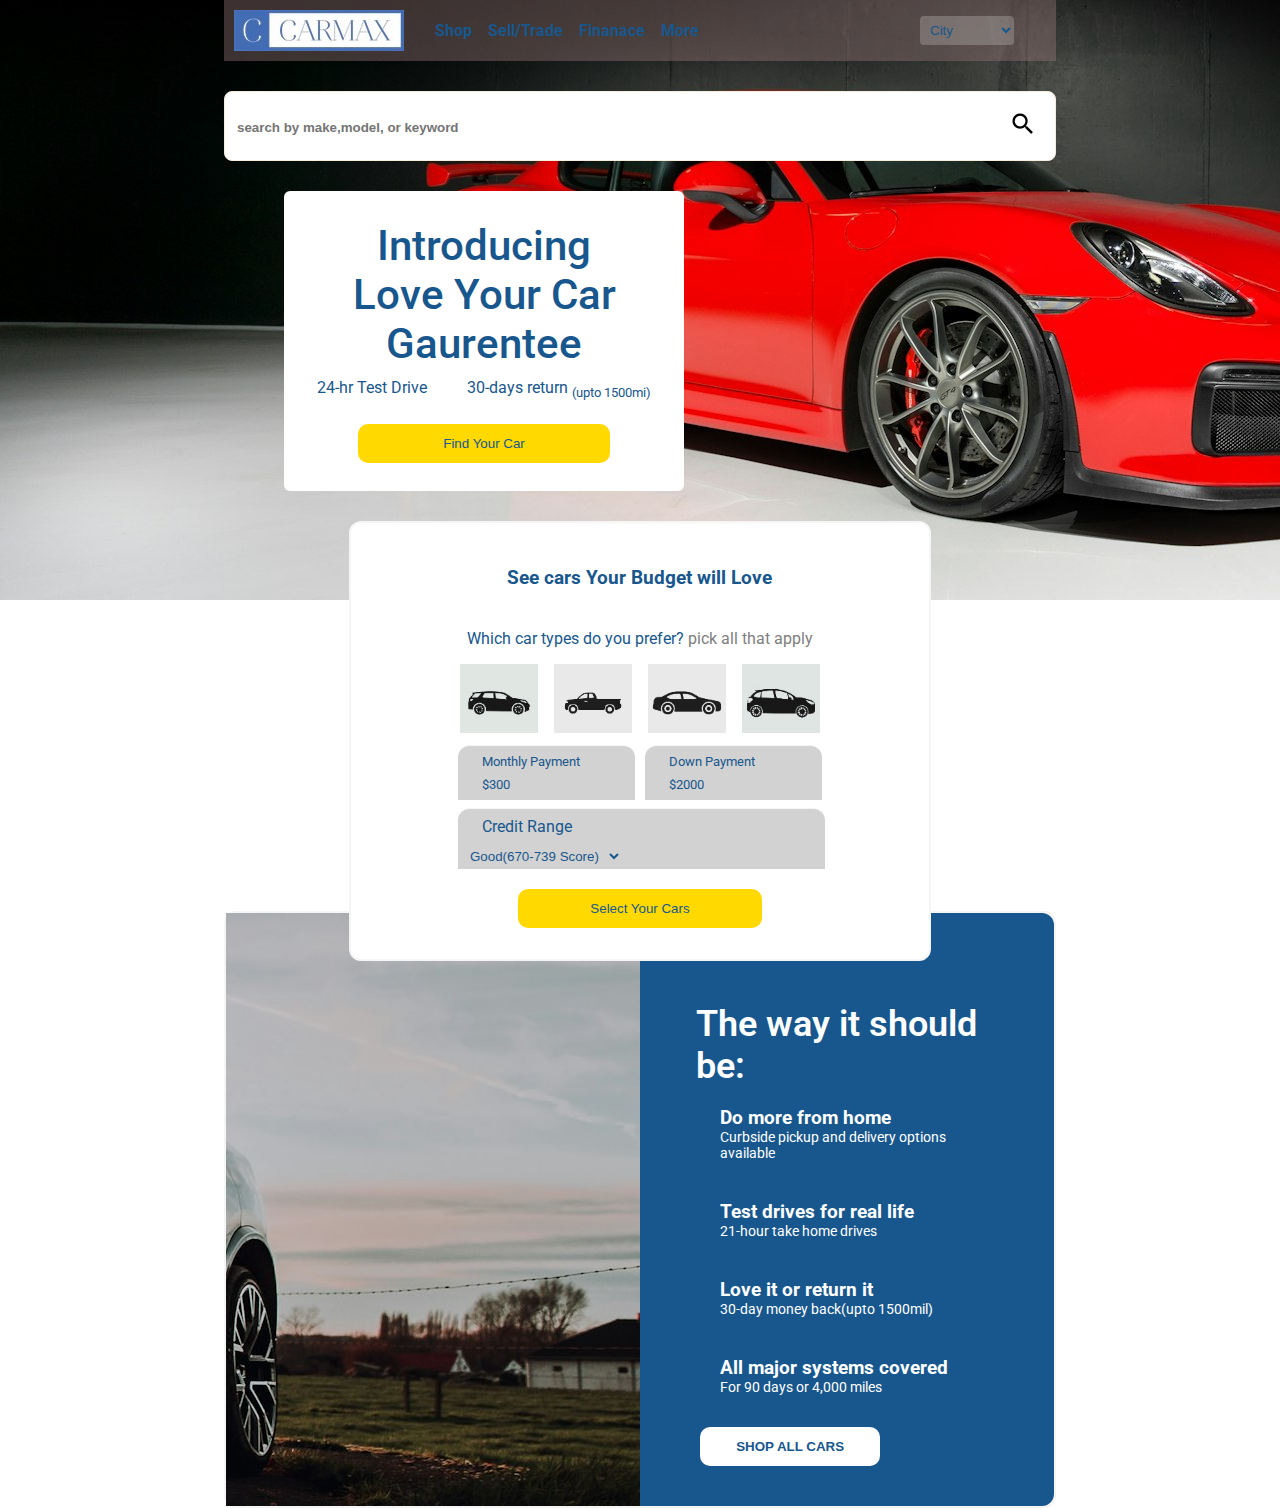
<file: index.html>
<!DOCTYPE html>
<html lang="en">
<head>
    <meta charset="UTF-8">
    <meta name="viewport" content="width=device-width, initial-scale=1.0">
    <link rel="stylesheet" href="https://cdnjs.cloudflare.com/ajax/libs/font-awesome/6.5.1/css/all.min.css" integrity="sha512-DTOQO9RWCH3ppGqcWaEA1BIZOC6xxalwEsw9c2QQeAIftl+Vegovlnee1c9QX4TctnWMn13TZye+giMm8e2LwA==" crossorigin="anonymous" referrerpolicy="no-referrer" />
    <title>CARmax | Buying/Selling</title>
    <link rel="stylesheet" href="style.css">
    <link rel="stylesheet" href="media_queries.css">
</head>
<body>
        <section class="container">
            <nav class="navbar">
                <div class="logo">
                    <img src="images/logo.jpg" alt="">
                    <ul>
                        <li><a href="#">Shop</a></li>
                        <li><a href="#">Sell/Trade</a></li>
                        <li><a href="#">Finanace</a></li>
                        <li><a href="#">More</a></li>
                    </ul>
                </div>
                <div class="profile">
                    <i class="fa-solid fa-location-dot" style="color: #1f71ff;"></i>
                    <select name="" id="">
                        <option value="">City</option>
                        <option value="">Islamabad</option>
                        <option value="">Lahore</option>
                        <option value="">Haripur</option>
                    </select>
                    <i id="like" class="fa-solid fa-heart" style="color: #ff2e2e;" onclick="like()"></i>
                    <a href="login.html" target="_blank"><i class="fa-solid fa-user" style="color: #18578d;"></i></a>
                    
                </div>
            </nav>


            <div class="search">
                <div>
                    <form action="">
                        <input type="search" name="" id="" placeholder="search by make,model, or keyword">
                    </form>
                </div>
                <div class="icon">
                    <img src="images/apple-touch-icon.png" alt="">
                </div>
            </div>


            <div class="gaurentee">
                <h1>Introducing Love Your Car Gaurentee</h1>
                <div class="features">
                    <p>24-hr Test Drive</p>
                    <p><i class="fa-solid fa-car" style="color: #efff0f;"></i></p>
                    <p>30-days return <sub>(upto 1500mi)</sub></p>
                </div>
                <button class="find">Find Your Car</button>
            </div>


            <div class="budget">
                <h3>See cars Your Budget will Love</h3>
                <p>Which car types do you prefer? <span>pick all that apply</span></p>
                <div class="cars">
                    <div class="car-images">
                        <img src="images/suv1.jpg" alt="">
                        <img src="images/pickup.jpg" alt="">
                        <img src="images/sedans.png" alt="">
                        <img src="images/crossover.jpg" alt="">
                    </div>
                    <div class="payment">
                        <div class="monthly-payment">
                            <p>Monthly Payment</p>
                            <p>$300</p>
                        </div>
                        <div class="down-payment">
                            <p>Down Payment</p>
                            <p>$2000</p>
                        </div>
                    </div>
                    <div class="credit">
                        <p>Credit Range</p>
                        <select name="" id="">
                            <option value="#">Good(670-739 Score)</option>
                            <option value="#">Better(670-739 Score)</option>
                            <option value="#">Best(670-739 Score)</option>
                        </select>
                    </div>
                </div>
                <button class="select">Select Your Cars</button>
            </div>
            <div class="extra-services">
                <div id="box-1" class="box"></div>
                <div id="box-2" class="box">
                    <h1>The way it should be:</h1>
                    <div class="icon">
                        <i class="fa-solid fa-house-circle-check"></i>
                        <div class="icon-text">
                            <h3>Do more from home</h3>
                            <p>Curbside pickup and delivery options available</p>
                        </div>
                    </div>
                    <div class="icon">
                        <i class="fa-solid fa-car"></i>
                        <div class="icon-text">
                            <h3>Test drives for real life</h3>
                            <p>21-hour take home drives</p>
                        </div>
                    </div>
                    <div class="icon">
                        <i class="fa-solid fa-calendar-days"></i>
                        <div class="icon-text">
                            <h3>Love it or return it</h3>
                            <p>30-day money back(upto 1500mil)</p>
                        </div>
                    </div>
                    <div class="icon">
                        <i class="fa-solid fa-file-shield"></i>
                        <div class="icon-text">
                            <h3>All major systems covered</h3>
                            <p>For 90 days or 4,000 miles</p>
                        </div>
                    </div>
                    <button class="shop">shop all cars</button>
                </div>
            </div>
        </section>
        <script src="index.js"></script>
</body>
</html>
</file>
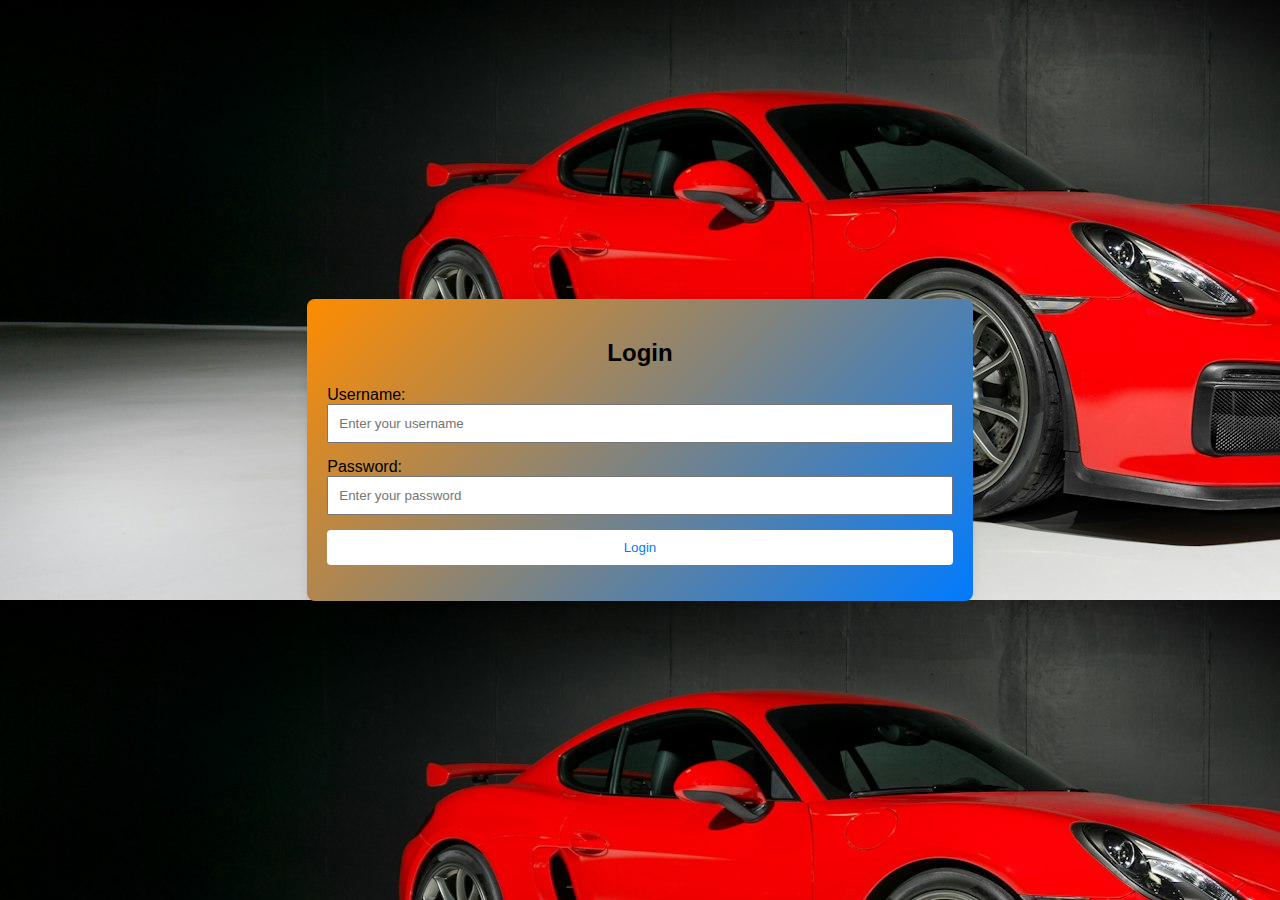
<file: login.html>
<!DOCTYPE html>
<html lang="en">
<head>
    <meta charset="UTF-8">
    <meta name="viewport" content="width=device-width, initial-scale=1.0">
    <title>CarMax | Login</title>
    <link rel="stylesheet" href="login.css">
</head>
<body>
    <div class="login-container">
        <h2>Login</h2>
        <form id="loginForm">
          <label for="username">Username:</label>
          <input type="text" id="username" name="username" placeholder="Enter your username">
      
          <label for="password">Password:</label>
          <input type="password" id="password" name="password" placeholder="Enter your password">
      
          <button type="button" onclick="validateLogin()">Login</button>
      
          <p class="error-message" id="errorMessage"></p>
        </form>
      </div>
      <script src="index.js"></script>
</body>
</html>
</file>
<file: style.css>
@import url('https://fonts.googleapis.com/css2?family=Roboto:wght@100;300;400;500;700;900&display=swap');
* {
    box-sizing: border-box;
    margin: 0;
    padding: 0;
}
html,body {
    height: 100%;
    background-image: url("images/bgroun6.jpeg");
    background-repeat: no-repeat;
    font-family: 'Roboto', sans-serif;
}
.container {
    width: 65%;
    height: 400px;
    margin: auto;
}

.navbar {
    display: flex;
    justify-content: space-between;
    align-items: center;
    padding: 10px;
    background-color: #997b7b66;
}
.logo {
    display: flex;
    justify-content: center;
    align-items: center;
    gap: 25px;
}
.logo ul li {
    display: inline-block;
    list-style: none;
    transition: transform 0.3s ease-in-out;
}
.logo ul li a {
    text-decoration: none;
    color: #18578d;
    padding: 6px;
    font-weight: bold;
}
.logo ul li:hover {
    transform: scale(1.14);
}
.profile i{
    padding: 8px;
    transition: transform 0.3s ease-in-out;
}
.profile i:hover {
    transform: scale(1.34);
    cursor: pointer;
}
.profile select {
    border: none;
    padding: 6px;
    border-radius: 4px;
    background-color: #ffffff36;
    color: #18578d;
}
.profile select:focus {
    outline: none;
}

.search {
    margin-top: 30px;
    padding: 12px;
    width: 100%;
    background-color: white;
    border-radius: 8px;
    border: 1px solid rgb(246, 237, 221);
    display: flex;
    justify-content: space-between;
    align-items: center;
}
.search input[type="search"] {
    width: 140%;
    font-weight: bold;
    border: none;
}

.search input[type="search"]:focus {
    outline: none;
} 
.icon img:hover {
    cursor: pointer;
}




.gaurentee {
    margin: 30px 60px;
    width: 400px;
    height: 300px;
    background-color: white;
    display: flex;
    flex-direction: column;
    align-items: center;
    padding: 20px;
    color: #18578d;
    border-radius: 6px;
}
.gaurentee h1 {
    font-size: 42px;
    padding: 10px 46px;
    text-align: center;
    font-weight: 500;
}
.gaurentee .features {
    display: flex;
    justify-content: center;
    gap: 20px;
}
.gaurentee .find {
    background-color: #ffd900;
    padding: 12px 4px;
    width: 70%;
    margin-top: 24px;
    border-radius: 10px;
    border: none;
    color: #18578d;
    transition: transform 0.4s ease-in-out 0.01s;
}
.gaurentee .find:hover {
    transform: scale(1.04);
    cursor: pointer;
}




.budget {
    border: 2px solid whitesmoke;
    width: 70%;
    height: 440px;
    margin: auto;
    background-color: white;
    color: #18578d;
    display: flex;
    flex-direction: column;
    align-items: center;
    border-radius: 12px;
    padding: 12px;
}
.budget h3 {
    text-align: center;
    margin: 8px;
    padding: 24px;
}
.budget p {
    margin: 8px 24px;
}
.budget span {
    color: gray;
}
.car-images {
    margin: 8px 20px;
}
.budget .cars img {
    width: 90px;
    padding: 0 6px;
    transition: transform 0.4s ease-in-out 0.01s;
}
.budget .cars img:hover {
    transform: scale(1.14);
    cursor: pointer;
}


.payment {
    display: flex;
    margin: 0px 24px;
    gap: 10px;
    font-size: small;
}
.monthly-payment, .down-payment {
    width: 50%;
    background-color: #a0a0a07a;
    border-top: 1px solid whitesmoke;
    border-top-right-radius: 12px;
    border-top-left-radius: 12px;
    text-align: start;
}
.credit {
    background-color: #a0a0a07a;
    margin: 8px 24px;
    width: 89%;
    border-top: 1px solid whitesmoke;
    border-top-right-radius: 12px;
    border-top-left-radius: 12px;
}
.credit select {
    margin-left: 4px;
    padding: 4px ;
    background-color: #a0a0a000;
    border: none;
    outline: none;
    color: #18578d;
}

.budget .select {
    background-color: #ffd900;
    padding: 12px 4px;
    width: 44%;
    margin-top: 12px;
    border-radius: 10px;
    border: none;
    color: #18578d;
    transition: transform 0.4s ease-in-out 0.02s;
}
.budget .select:hover {
    transform: scale(1.04);
    cursor: pointer;
}



.extra-services {
    width: 100%;
    /* height: 544px; */
    height: fit-content;
    display: grid;
    grid-template-columns: repeat(2, 1fr);
    position: relative;
    top: -50px;
    z-index: -1;
    border: 2px solid whitesmoke;
    border-radius: 12px;
}
#box-1 {
    background-image: url("images/bground4.jpeg");
    background-position: right top;
    background-repeat: no-repeat;
}
#box-2 {
    background-color: #18578d;
    border-top-right-radius: 12px;
    border-bottom-right-radius: 12px;
    display: flex;
    flex-direction: column;
    align-items: flex-start;
    padding: 40px;
    color: white;
}
#box-2 h1 {
    margin: 50px 16px 0 16px;
    font-weight: 600;
    font-size: 36px;
}
#box-2 .icon {
    padding: 20px 20px;
    display: flex;
    align-items: center;
    gap: 20px;
}
#box-2 .icon i {
    font-size: 24px;
}
#box-2 .icon p {
    font-size: 14px;
}
.extra-services .shop {
    background-color: white;
    padding: 12px 4px;
    width: 54%;
    margin: 12px 0 0 20px;
    border-radius: 10px;
    border: none;
    color: #18578d;
    transition: transform 0.4s ease-in-out 0.02s;
    text-transform: uppercase;
    font-weight: bold;
}
.extra-services .shop:hover {
    transform: scale(1.04);
    cursor: pointer;
}
</file>
<file: media_queries.css>
@media only screen and (max-width: 425px) and (min-width: 300px) {
    html,body {
        background-position: center center;
        width: 100%;
    }
    .container {
        height: fit-content;
        width: 100%;
    }
    .navbar {
        flex-direction: column;
        width: 100%;
        margin: auto;
        gap: 20px;
    }
    .navbar ul {
        display: none;
    }
    .profile {
        display: flex;
    }
    .search {
        width: 100%;
        margin: auto;
        padding: 6px;
    }
    .search input[type="search"] {
        width: 130%;
        font-weight: bold;
        border: none;
    }
    .gaurentee {
        width: 90%;
        height: fit-content;
        margin: 16px auto;

    }
    .gaurentee h1 {
        font-size: 16px;
    }
    .budget h3 {
        text-align: center;
        margin: 0px;
        padding: 0px;
    }
    .budget p {
        margin: 0px 24px;
    }
    .budget {
        height: fit-content;
        width: 90%;
        gap: 10px;
    }
    .car-images {
        width: 71%;
        margin: auto;
    }
    #box-1 {
        background-position: center;
    }
    #box-2 {
        padding: 4px;
    }
    #box-2 h1{
        font-size: 14px;
        margin: 50px 16px 0 16px;
    }
    #box-2 .icon {
        padding: 6px;
    }
    .icon-text h3{
        font-size: 12px;
    }
    .icon-text p{
        font-size: 2px;
    }
    #box-2 .icon p {
        font-size: 10px;
    }
    .extra-services .shop {
        width: 80%;
        margin: auto;
        padding: 4px;
    }
    #box-2 .icon i {
        font-size: 16px;
    }
}
</file>
<file: login.css>
/* For Login Page.... */
body {
    font-family: Arial, sans-serif;
    background-color: #f4f4f4;
    display: flex;
    justify-content: center;
    align-items: center;
    height: 100vh;
    margin: 0;
    background-image: url("images/bgroun6.jpeg");
  }

  .login-container {
    background: linear-gradient(135deg, #ff8c00, #007bff);
    padding: 20px;
    border-radius: 8px;
    box-shadow: 0 0 10px rgba(0, 0, 0, 0.1);
    color: black; 
  }

  h2 {
    text-align: center;
  }

  input {
    width: 100%;
    padding: 10px;
    margin-bottom: 15px;
    box-sizing: border-box;
  }

  button {
    width: 100%;
    padding: 10px;
    background-color: #fff;
    color: #007bff;
    border: none;
    border-radius: 4px;
    cursor: pointer;
  }

  button:hover {
    background-color: #f0f0f0;
  }

  .error-message {
    color: red;
    text-align: center;
  }
</file>
